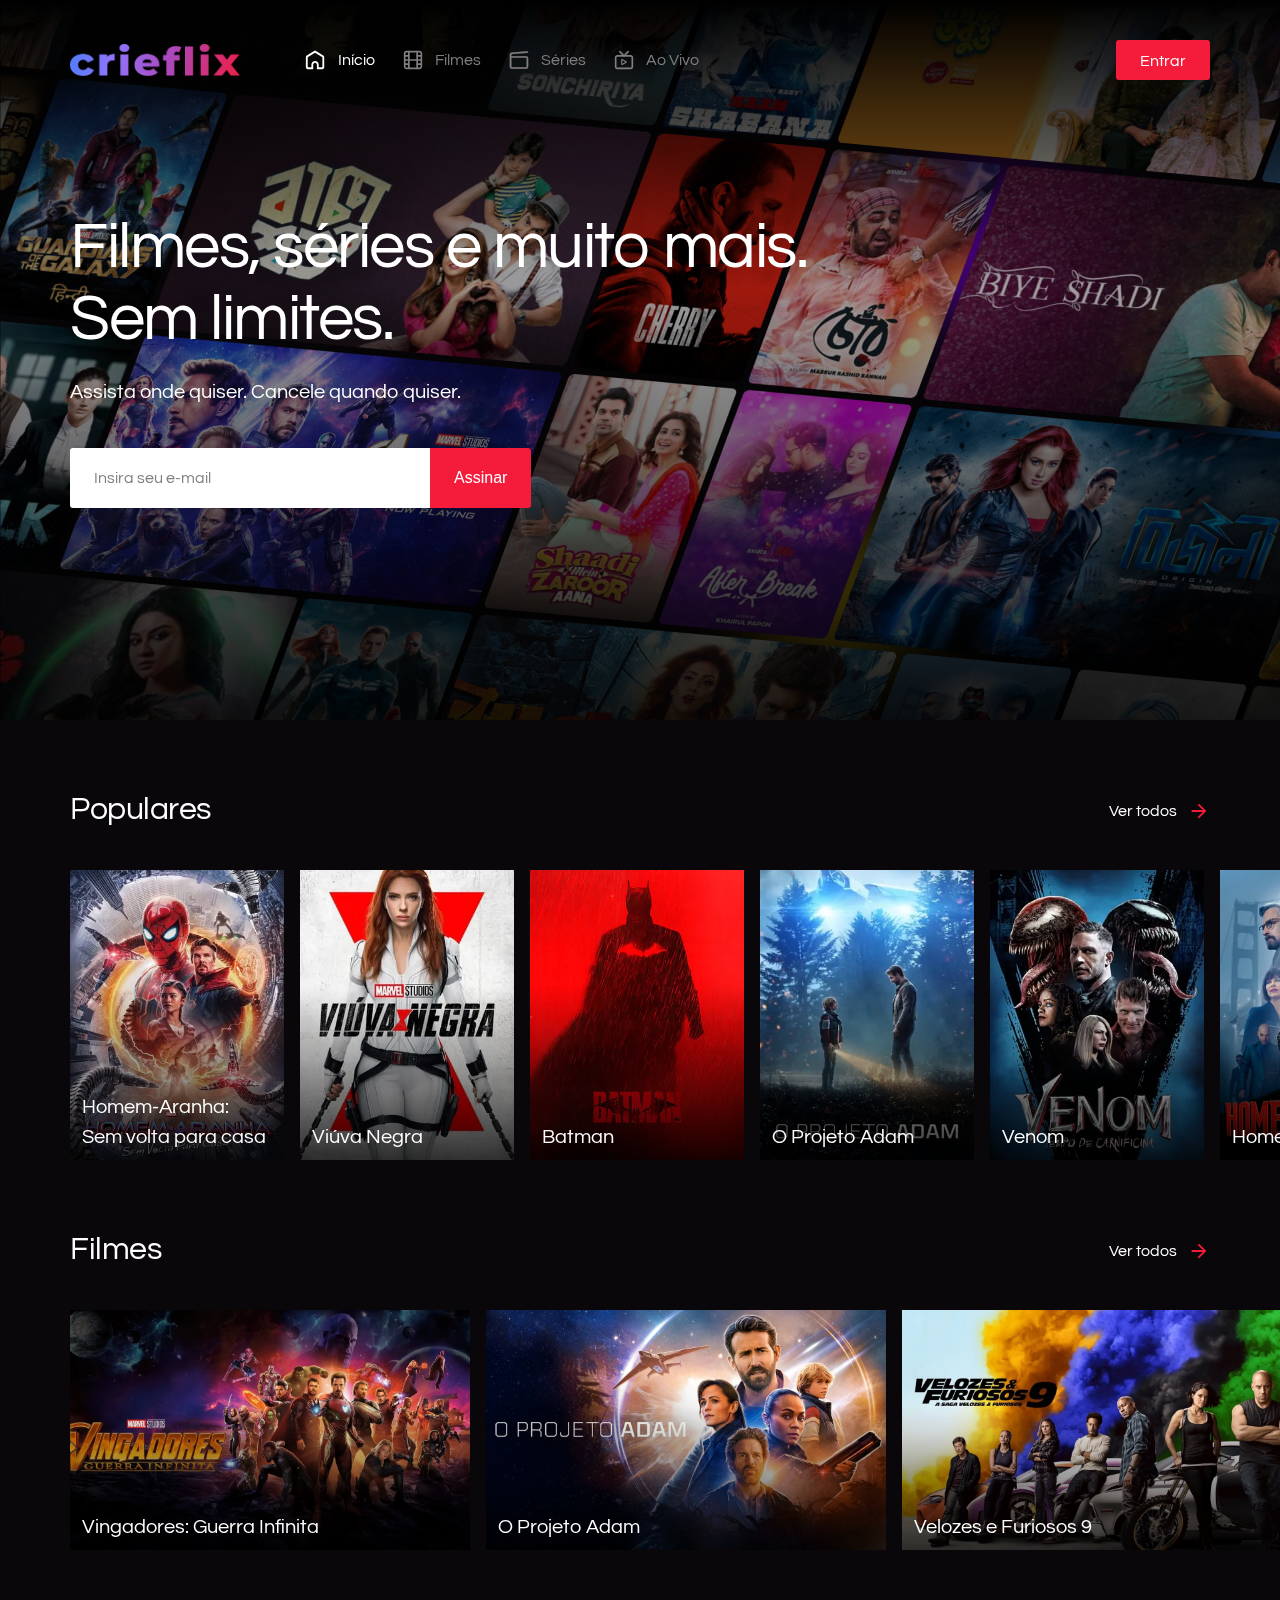
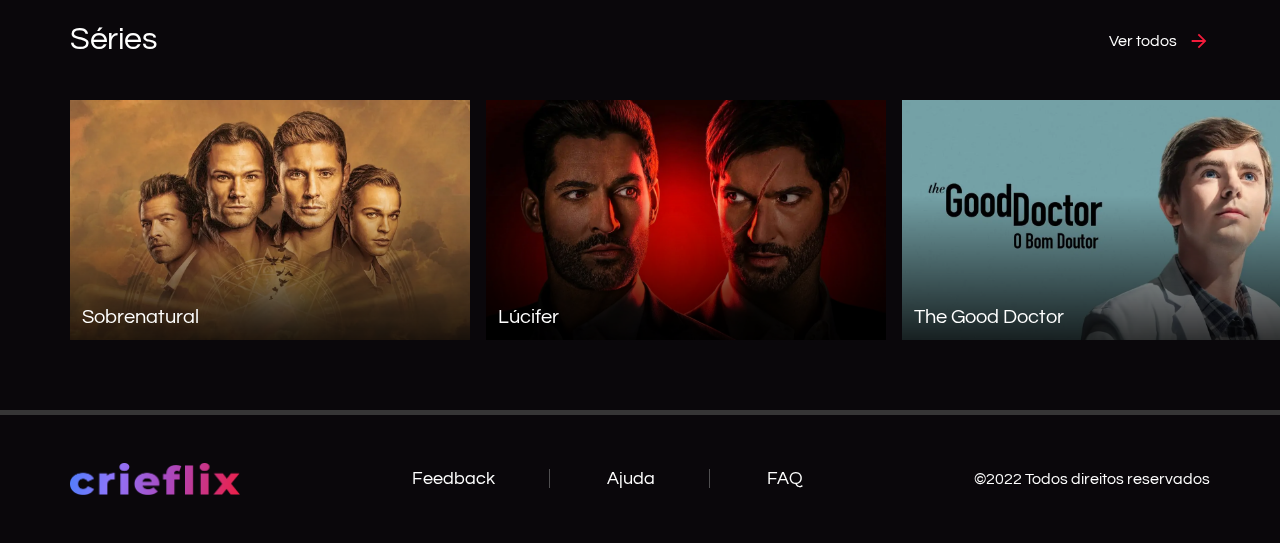
<file: index.html>
<!DOCTYPE html>
<html lang="pt-BR">
<head>
  <meta charset="UTF-8">
  <meta name="viewport" content="width=device-width, initial-scale=1.0">
  <meta http-equiv="X-UA-Compatible" content="ie=edge">
  <title>Crieflix</title>
  <link rel="stylesheet" href="styles/index.min.css">
  
  <link rel="preconnect" href="https://fonts.googleapis.com">
  <link rel="preconnect" href="https://fonts.gstatic.com" crossorigin>
  <link href="https://fonts.googleapis.com/css2?family=Questrial&display=swap" rel="stylesheet">
</head>
<body>
  <header class="header">
    <img class="header__logo" src="images/logo.png" />
    <nav class="header__menu">
      <a href="#" class="header__menu__item header__menu__item--active">
        <svg class="header__menu__item__icon" width="23" height="22" viewBox="0 0 23 22" xmlns="http://www.w3.org/2000/svg">
          <path d="M18.375 18.3011V8.1706L11.0417 3.69633L3.70833 8.1706V18.3011H7.375V15.7377C7.375 14.7488 7.76131 13.8005 8.44894 13.1012C9.13658 12.402 10.0692 12.0091 11.0417 12.0091C12.0141 12.0091 12.9468 12.402 13.6344 13.1012C14.322 13.8005 14.7083 14.7488 14.7083 15.7377V18.3011H18.375ZM12.875 20.1654V15.7377C12.875 15.2433 12.6818 14.7691 12.338 14.4195C11.9942 14.0698 11.5279 13.8734 11.0417 13.8734C10.5554 13.8734 10.0891 14.0698 9.7453 14.4195C9.40149 14.7691 9.20833 15.2433 9.20833 15.7377V20.1654H3.70833C3.2221 20.1654 2.75579 19.969 2.41197 19.6193C2.06815 19.2697 1.875 18.7955 1.875 18.3011V8.1706C1.875 7.84866 1.95698 7.53221 2.11296 7.25206C2.26894 6.97191 2.49361 6.73761 2.76508 6.57198L10.0984 2.09771C10.3833 1.92386 10.7094 1.83203 11.0417 1.83203C11.374 1.83203 11.7 1.92386 11.9849 2.09771L19.3183 6.57198C19.5897 6.73761 19.8144 6.97191 19.9704 7.25206C20.1264 7.53221 20.2083 7.84866 20.2083 8.1706V18.3011C20.2083 18.7955 20.0152 19.2697 19.6714 19.6193C19.3275 19.969 18.8612 20.1654 18.375 20.1654H12.875Z" />
        </svg>
        <span class="header__menu__item__text">Início</span>
      </a>
      <a href="#" class="header__menu__item">
        <svg class="header__menu__item__icon" width="22" height="22" viewBox="0 0 22 22" xmlns="http://www.w3.org/2000/svg">
          <path d="M4.48203 3.4987C3.93895 3.4987 3.4987 3.93895 3.4987 4.48203V17.5154C3.4987 18.0584 3.93895 18.4987 4.48203 18.4987H17.5154C18.0584 18.4987 18.4987 18.0584 18.4987 17.5154V4.48203C18.4987 3.93895 18.0584 3.4987 17.5154 3.4987H4.48203ZM1.83203 4.48203C1.83203 3.01848 3.01848 1.83203 4.48203 1.83203H17.5154C18.9789 1.83203 20.1654 3.01848 20.1654 4.48203V17.5154C20.1654 18.9789 18.9789 20.1654 17.5154 20.1654H4.48203C3.01848 20.1654 1.83203 18.9789 1.83203 17.5154V4.48203Z" />
          <path d="M6.83333 1.83203C7.29357 1.83203 7.66667 2.20513 7.66667 2.66536V19.332C7.66667 19.7923 7.29357 20.1654 6.83333 20.1654C6.3731 20.1654 6 19.7923 6 19.332V2.66536C6 2.20513 6.3731 1.83203 6.83333 1.83203Z" />
          <path d="M15.1654 1.83203C15.6256 1.83203 15.9987 2.20513 15.9987 2.66536V19.332C15.9987 19.7923 15.6256 20.1654 15.1654 20.1654C14.7051 20.1654 14.332 19.7923 14.332 19.332V2.66536C14.332 2.20513 14.7051 1.83203 15.1654 1.83203Z" />
          <path d="M1.83203 10.9974C1.83203 10.5372 2.20513 10.1641 2.66536 10.1641H19.332C19.7923 10.1641 20.1654 10.5372 20.1654 10.9974C20.1654 11.4576 19.7923 11.8307 19.332 11.8307H2.66536C2.20513 11.8307 1.83203 11.4576 1.83203 10.9974Z" />
          <path d="M1.83203 6.83333C1.83203 6.3731 2.20513 6 2.66536 6H6.83203C7.29227 6 7.66536 6.3731 7.66536 6.83333C7.66536 7.29357 7.29227 7.66667 6.83203 7.66667H2.66536C2.20513 7.66667 1.83203 7.29357 1.83203 6.83333Z" />
          <path d="M1.83203 15.1654C1.83203 14.7051 2.20513 14.332 2.66536 14.332H6.83203C7.29227 14.332 7.66536 14.7051 7.66536 15.1654C7.66536 15.6256 7.29227 15.9987 6.83203 15.9987H2.66536C2.20513 15.9987 1.83203 15.6256 1.83203 15.1654Z" />
          <path d="M14.332 15.1654C14.332 14.7051 14.7051 14.332 15.1654 14.332H19.332C19.7923 14.332 20.1654 14.7051 20.1654 15.1654C20.1654 15.6256 19.7923 15.9987 19.332 15.9987H15.1654C14.7051 15.9987 14.332 15.6256 14.332 15.1654Z" />
          <path d="M14.332 6.83333C14.332 6.3731 14.7051 6 15.1654 6H19.332C19.7923 6 20.1654 6.3731 20.1654 6.83333C20.1654 7.29357 19.7923 7.66667 19.332 7.66667H15.1654C14.7051 7.66667 14.332 7.29357 14.332 6.83333Z" />
        </svg>
        <span class="header__menu__item__text">Filmes</span>
      </a>
      <a href="#" class="header__menu__item">
        <svg class="header__menu__item__icon" width="22" height="22" viewBox="0 0 22 22" xmlns="http://www.w3.org/2000/svg">
          <path d="M1.83203 5.50864C1.83203 4.502 2.59396 3.66166 3.59062 3.55931L3.63287 3.55543L19.3242 2.27994C19.7525 2.24513 20.128 2.56411 20.1628 2.9924C20.1968 3.41096 19.8929 3.77903 19.4793 3.82803L19.4503 3.83093L3.75887 5.10642C3.55722 5.12279 3.4002 5.28562 3.38885 5.48542L3.38794 7.23446C3.51609 7.208 3.64883 7.1941 3.78481 7.1941H18.2126C19.2911 7.1941 20.1654 8.06841 20.1654 9.14688V17.7721C20.1654 18.8506 19.2911 19.7248 18.2126 19.7248H3.78481C2.70634 19.7248 1.83203 18.8506 1.83203 17.7721V5.50864ZM18.2126 8.75021H3.78481C3.56575 8.75021 3.38814 8.92782 3.38814 9.14688V17.7721C3.38814 17.9911 3.5657 18.1687 3.78481 18.1687H18.2126C18.4317 18.1687 18.6092 17.9912 18.6092 17.7721V9.14688C18.6092 8.92777 18.4316 8.75021 18.2126 8.75021Z" />
          <path d="M20.0654 2.99895C20.0351 2.6257 19.7079 2.34772 19.3347 2.37806L3.64437 3.65345L3.60265 3.65729C2.65716 3.75465 1.93438 4.55199 1.93438 5.50708V17.7706C1.93438 18.7938 2.76391 19.6232 3.78716 19.6232H18.215C19.2382 19.6232 20.0677 18.7938 20.0677 17.7706V9.14533C20.0677 8.12208 19.2382 7.29255 18.215 7.29255H3.78716C3.658 7.29255 3.53204 7.30575 3.41051 7.33084L3.29022 7.35567L3.29119 5.47818C3.30536 5.22883 3.50142 5.02563 3.75312 5.0052L19.4427 3.72987L19.4527 3.82937L19.4446 3.7297L19.4699 3.72717L19.4817 3.82643L19.4717 3.72697C19.8316 3.68385 20.0951 3.36339 20.0654 2.99895ZM19.3185 2.17871C19.8018 2.13943 20.2255 2.4994 20.2648 2.98274C20.3032 3.45512 19.9603 3.87047 19.4935 3.92578L19.4916 3.92598L19.4608 3.92906L3.76931 5.20454C3.61861 5.21677 3.50094 5.33786 3.49119 5.48693L3.49035 7.11386C3.5873 7.09981 3.68641 7.09255 3.78716 7.09255H18.215C19.3487 7.09255 20.2677 8.01163 20.2677 9.14533V17.7706C20.2677 18.9043 19.3487 19.8232 18.215 19.8232H3.78716C2.65347 19.8232 1.73438 18.9043 1.73438 17.7706V5.50708C1.73438 4.44907 2.53518 3.56585 3.58275 3.45828L3.58381 3.45817L3.62711 3.4542L19.3185 2.17871ZM3.29048 9.14533C3.29048 8.87104 3.51287 8.64865 3.78716 8.64865H18.215C18.4892 8.64865 18.7115 8.87101 18.7115 9.14533V17.7706C18.7115 18.0448 18.4893 18.2671 18.215 18.2671H3.78716C3.51284 18.2671 3.29048 18.0448 3.29048 17.7706V9.14533ZM3.78716 8.84865C3.62332 8.84865 3.49048 8.9815 3.49048 9.14533V17.7706C3.49048 17.9343 3.62325 18.0671 3.78716 18.0671H18.215C18.3788 18.0671 18.5115 17.9344 18.5115 17.7706V9.14533C18.5115 8.98142 18.3787 8.84865 18.215 8.84865H3.78716Z" />
        </svg>
        <span class="header__menu__item__text">Séries</span>
      </a>
      <a href="#" class="header__menu__item">
        <svg class="header__menu__item__icon" width="22" height="22" viewBox="0 0 22 22" xmlns="http://www.w3.org/2000/svg">
          <path d="M4.33203 7.66667C3.87179 7.66667 3.4987 8.03976 3.4987 8.5V17.6667C3.4987 18.1269 3.87179 18.5 4.33203 18.5H17.6654C18.1256 18.5 18.4987 18.1269 18.4987 17.6667V8.5C18.4987 8.03976 18.1256 7.66667 17.6654 7.66667H4.33203ZM1.83203 8.5C1.83203 7.11929 2.95132 6 4.33203 6H17.6654C19.0461 6 20.1654 7.11929 20.1654 8.5V17.6667C20.1654 19.0474 19.0461 20.1667 17.6654 20.1667H4.33203C2.95132 20.1667 1.83203 19.0474 1.83203 17.6667V8.5Z" />
          <path d="M6.24408 2.07611C6.56951 1.75067 7.09715 1.75067 7.42259 2.07611L11 5.65352L14.5774 2.07611C14.9028 1.75067 15.4305 1.75067 15.7559 2.07611C16.0814 2.40155 16.0814 2.92918 15.7559 3.25462L11.5893 7.42129C11.2638 7.74672 10.7362 7.74672 10.4107 7.42129L6.24408 3.25462C5.91864 2.92918 5.91864 2.40155 6.24408 2.07611Z" />
          <path d="M9.00911 16.1669C8.86745 16.1669 8.71745 16.1336 8.59245 16.0503C8.33411 15.9003 8.17578 15.6253 8.17578 15.3336V10.8253C8.17578 10.5253 8.33411 10.2503 8.59245 10.1086C8.85078 9.95859 9.16745 9.95859 9.42578 10.1086L13.3924 12.3669C13.6508 12.5169 13.8174 12.7919 13.8174 13.0919C13.8174 13.3919 13.6591 13.6669 13.3924 13.8169L9.42578 16.0753C9.29245 16.1253 9.15078 16.1669 9.00911 16.1669ZM9.30911 11.3086V14.8419L12.4091 13.0753L9.30911 11.3086Z" />
        </svg>
        <span class="header__menu__item__text">Ao Vivo</span>
      </a>
    </nav>
    <a href="#" class="button header__sign-in">Entrar</a>
  </header>

  <section class="banner">
    <div class="banner__content">
      <h1 class="banner__title">
        Filmes, séries e muito mais.<br/>
        Sem limites.
      </h1>
      <h5 class="banner__subtitle">
        Assista onde quiser. Cancele quando quiser.
      </h5>
      <form class="input-group" action="/backend.php" method="post">
        <input class="input" type="email" id="email" name="email" placeholder="Insira seu e-mail" />
        <button class="button button--large">Assinar</button>
      </form>
    </div>
  </section>

  <section class="content">
    <div class="slider">
      <div class="slider__header">
        <h4 class="slider__title">Populares</h4>
        <a href="#" class="slider__more">
          <span class="slider__more__text">Ver todos</span>
          <svg class="slider__more__icon" width="22" height="22" viewBox="0 0 22 22" xmlns="http://www.w3.org/2000/svg">
            <path d="M3.66536 11.9154L14.8212 11.9154L9.69703 17.0395L10.9987 18.332L18.332 10.9987L10.9987 3.66536L9.7062 4.95786L14.8212 10.082L3.66536 10.082L3.66536 11.9154Z" />
          </svg>
        </a>
      </div>
      <div class="slider__track">
        <div class="cover">
          <img class="cover__image" src="images/popular/homem-aranha.webp" />
          <span class="cover__title">Homem-Aranha: Sem volta para casa</span>
        </div>
        <div class="cover">
          <img class="cover__image" src="images/popular/viuva-negra.webp" />
          <span class="cover__title">Viúva Negra</span>
        </div>
        <div class="cover">
          <img class="cover__image" src="images/popular/batman.webp" />
          <span class="cover__title">Batman</span>
        </div>
        <div class="cover">
          <img class="cover__image" src="images/popular/projeto-adam.webp" />
          <span class="cover__title">O Projeto Adam</span>
        </div>
        <div class="cover">
          <img class="cover__image" src="images/popular/venom.webp" />
          <span class="cover__title">Venom</span>
        </div>
        <div class="cover">
          <img class="cover__image" src="images/popular/homem-formiga.webp" />
          <span class="cover__title">Homem-Formiga</span>
        </div>
        <div class="cover">
          <img class="cover__image" src="images/popular/o-massacre-da-serra-eletrica.webp" />
          <span class="cover__title">O Massacre da Serra Elétrica: O Retorno de Leatherface</span>
        </div>
        <div class="cover">
          <img class="cover__image" src="images/popular/vingadores-ultimato.webp" />
          <span class="cover__title">Vingadores: Ultimato</span>
        </div>
      </div>
    </div>

    <div class="slider">
      <div class="slider__header">
        <h4 class="slider__title">Filmes</h4>
        <a href="#" class="slider__more">
          <span class="slider__more__text">Ver todos</span>
          <svg class="slider__more__icon" width="22" height="22" viewBox="0 0 22 22" xmlns="http://www.w3.org/2000/svg">
            <path d="M3.66536 11.9154L14.8212 11.9154L9.69703 17.0395L10.9987 18.332L18.332 10.9987L10.9987 3.66536L9.7062 4.95786L14.8212 10.082L3.66536 10.082L3.66536 11.9154Z" />
          </svg>
        </a>
      </div>
      <div class="slider__track">
        <div class="cover cover--large">
          <img class="cover__image" src="images/films/vingadores-guerra-infinita.webp" />
          <span class="cover__title">Vingadores: Guerra Infinita</span>
        </div>
        <div class="cover cover--large">
          <img class="cover__image" src="images/films/projeto-adam.webp" />
          <span class="cover__title">O Projeto Adam</span>
        </div>
        <div class="cover cover--large">
          <img class="cover__image" src="images/films/velozes-furiosos.webp" />
          <span class="cover__title">Velozes e Furiosos 9</span>
        </div>
        <div class="cover cover--large">
          <img class="cover__image" src="images/films/godzilla-kong.webp" />
          <span class="cover__title">Godzilla vs. Kong</span>
        </div>
        <div class="cover cover--large">
          <img class="cover__image" src="images/films/liga-da-justica.webp" />
          <span class="cover__title">Liga da Justiça de Zack Snider</span>
        </div>
      </div>
    </div>

    <div class="slider">
      <div class="slider__header">
        <h4 class="slider__title">Séries</h4>
        <a href="#" class="slider__more">
          <span class="slider__more__text">Ver todos</span>
          <svg class="slider__more__icon" width="22" height="22" viewBox="0 0 22 22" xmlns="http://www.w3.org/2000/svg">
            <path d="M3.66536 11.9154L14.8212 11.9154L9.69703 17.0395L10.9987 18.332L18.332 10.9987L10.9987 3.66536L9.7062 4.95786L14.8212 10.082L3.66536 10.082L3.66536 11.9154Z" />
          </svg>
        </a>
      </div>
      <div class="slider__track">
        <div class="cover cover--large">
          <img class="cover__image" src="images/series/sobrenatural.webp" />
          <span class="cover__title">Sobrenatural</span>
        </div>
        <div class="cover cover--large">
          <img class="cover__image" src="images/series/lucifer.webp" />
          <span class="cover__title">Lúcifer</span>
        </div>
        <div class="cover cover--large">
          <img class="cover__image" src="images/series/o-bom-doutor.webp" />
          <span class="cover__title">The Good Doctor</span>
        </div>
        <div class="cover cover--large">
          <img class="cover__image" src="images/series/la-casa-de-papel.webp" />
          <span class="cover__title">La Casa de Papel</span>
        </div>
        <div class="cover cover--large">
          <img class="cover__image" src="images/series/the-walking-dead.webp" />
          <span class="cover__title">The Walking Dead</span>
        </div>
      </div>
    </div>
  </section>

  <footer class="footer">
    <img class="footer__logo" src="images/logo.png" />
    <nav class="footer__nav">
      <a href="#" class="footer__nav__link">Feedback</a>
      <a href="#" class="footer__nav__link">Ajuda</a>
      <a href="#" class="footer__nav__link">FAQ</a>
    </nav>
    <span class="footer__copy">
      &copy;2022 Todos direitos reservados
    </span>
  </footer>
</body>
</html>
</file>
<file: styles/index.min.css>
a,abbr,acronym,address,applet,article,aside,audio,b,big,blockquote,body,canvas,caption,center,cite,code,dd,del,details,dfn,div,dl,dt,em,embed,fieldset,figcaption,figure,footer,form,h1,h2,h3,h4,h5,h6,header,hgroup,html,i,iframe,img,ins,kbd,label,legend,li,mark,menu,nav,object,ol,output,p,pre,q,ruby,s,samp,section,small,span,strike,strong,sub,summary,sup,table,tbody,td,tfoot,th,thead,time,tr,tt,u,ul,var,video{margin:0;padding:0;border:0;font-size:100%;font:inherit;vertical-align:baseline}article,aside,details,figcaption,figure,footer,header,hgroup,menu,nav,section{display:block}body{line-height:1}ol,ul{list-style:none}blockquote,q{quotes:none}blockquote:after,blockquote:before,q:after,q:before{content:"";content:none}table{border-collapse:collapse;border-spacing:0}body{font-family:Questrial,sans-serif;font-size:16px;background-color:#0a070b}*{box-sizing:border-box}.header{margin:40px 70px;display:flex;justify-content:flex-start;align-items:center;position:absolute;top:0;left:0;right:0;z-index:1000}@media only screen and (max-width:480px){.header{margin:16px;flex-wrap:wrap}}.header__logo{width:170px;margin-right:64px}@media only screen and (max-width:480px){.header__logo{width:100px}}.header__menu{display:inline-block}@media only screen and (max-width:480px){.header__menu{order:3;margin:40px -16px 0 -16px;padding:0 16px;display:flex;overflow:auto hidden;scrollbar-width:none}.header__menu::-webkit-scrollbar{width:0;height:0}}.header__menu__item{color:#807e81;text-decoration:none;margin-right:24px}@media only screen and (max-width:480px){.header__menu__item{flex-shrink:0}}.header__menu__item:last-child{margin-right:0}.header__menu__item--active{color:#fff}.header__menu__item--active .header__menu__item__icon{fill:#fff}.header__menu__item__icon,.header__menu__item__text{vertical-align:middle}.header__menu__item__icon{margin-right:8px;fill:#807e81}.header__sign-in{margin-left:auto;margin-right:0}.footer{border-top:5px solid #363536;padding:48px 70px;display:flex;justify-content:space-between;align-items:center}@media only screen and (max-width:480px){.footer{margin-top:56px;flex-direction:column;padding:32px 0 24px 0}}.footer__logo{width:170px}@media only screen and (max-width:480px){.footer__logo{width:100px}}@media only screen and (max-width:480px){.footer__nav{margin:32px 0}}.footer__nav__link{color:#fff;text-decoration:none;font-size:18px;line-height:24px;border-right:1px solid #4f4e50;padding:0 54px}@media only screen and (max-width:480px){.footer__nav__link{font-size:14px;padding:0 32px}}.footer__nav__link:last-child{border-right:none}.footer__copy{font-size:16px;line-height:22px;color:#fff}@media only screen and (max-width:480px){.footer__copy{font-size:14px}}.banner{height:720px;display:flex;justify-content:flex-start;align-items:center;background-image:linear-gradient(to bottom,#000 0,rgba(0,0,0,.35) 40%,rgba(0,0,0,.9) 100%),url(../images/background.jpg)}@media only screen and (max-width:480px){.banner{height:510px}}.banner__content{margin-left:70px}@media only screen and (max-width:480px){.banner__content{margin-left:16px;padding-top:80px}}.banner__title{font-size:65px;line-height:72px;letter-spacing:-1.5px;color:#fff;margin-bottom:20px}@media only screen and (max-width:480px){.banner__title{font-size:24px;line-height:32px}}.banner__subtitle{font-size:20px;line-height:32px;color:#fff;margin-bottom:40px}@media only screen and (max-width:480px){.banner__subtitle{font-size:14px;line-height:18px}}.button{height:40px;padding:10px 24px;font-size:16px;line-height:22px;border-radius:3px;color:#fff;background-color:#f41b3b;text-decoration:none;border:none}@media only screen and (max-width:480px){.button{height:26px;padding:2px 12px;font-size:12px}}.button--large{height:60px;line-height:22px;font-size:16px}@media only screen and (max-width:480px){.button--large{height:48px;padding:14px 16px}}.cover{width:214px;height:290px;background-image:linear-gradient(to top,rgba(0,0,0,.8) 0,rgba(0,0,0,0) 60%);position:relative;flex-shrink:0;margin-right:16px}@media only screen and (max-width:480px){.cover{width:100px;height:135px;margin-right:12px}}.cover:last-child{margin-right:0}.cover--large{width:400px;height:240px}@media only screen and (max-width:480px){.cover--large{width:270px;height:165px}}.cover__image{width:100%;height:100%;-o-object-fit:cover;object-fit:cover;position:relative;z-index:-1}.cover__title{color:#fff;font-size:20px;line-height:30px;position:absolute;bottom:0;left:0;width:100%;padding:8px 12px}@media only screen and (max-width:480px){.cover__title{font-size:11px;line-height:12px;padding:4px}}.input-group{display:flex}.input-group .input{border-top-right-radius:0;border-bottom-right-radius:0}.input-group .button{border-top-left-radius:0;border-bottom-left-radius:0}.input{height:60px;width:360px;padding:16px 24px;background:#fff;border-radius:3px;border:none;color:#0a070b;line-height:22px;font-size:16px;font-family:Questrial,sans-serif}@media only screen and (max-width:480px){.input{width:220px;height:48px;font-size:14px}}.input::-moz-placeholder{color:#807e81}.input:-ms-input-placeholder{color:#807e81}.input::placeholder{color:#807e81}.slider{margin:70px}@media only screen and (max-width:480px){.slider{margin:32px 24px}}.slider__header{display:flex;align-items:center;justify-content:space-between;margin-bottom:40px}@media only screen and (max-width:480px){.slider__header{margin-bottom:16px}}.slider__title{color:#fff;font-size:32px;line-height:40px;letter-spacing:-.5px}@media only screen and (max-width:480px){.slider__title{font-size:20px;line-height:32px}}.slider__more{color:#fff;font-size:16px;line-height:22px;text-decoration:none}@media only screen and (max-width:480px){.slider__more{font-size:14px}}.slider__more__icon,.slider__more__text{vertical-align:middle}.slider__more__icon{fill:#f41b3b;margin-left:8px}.slider__track{display:flex;overflow:auto hidden;margin:0 -70px;padding:0 70px;scrollbar-width:none}@media only screen and (max-width:480px){.slider__track{margin:0 -24px;padding:0 24px}}.slider__track::-webkit-scrollbar{width:0;height:0}
</file>
